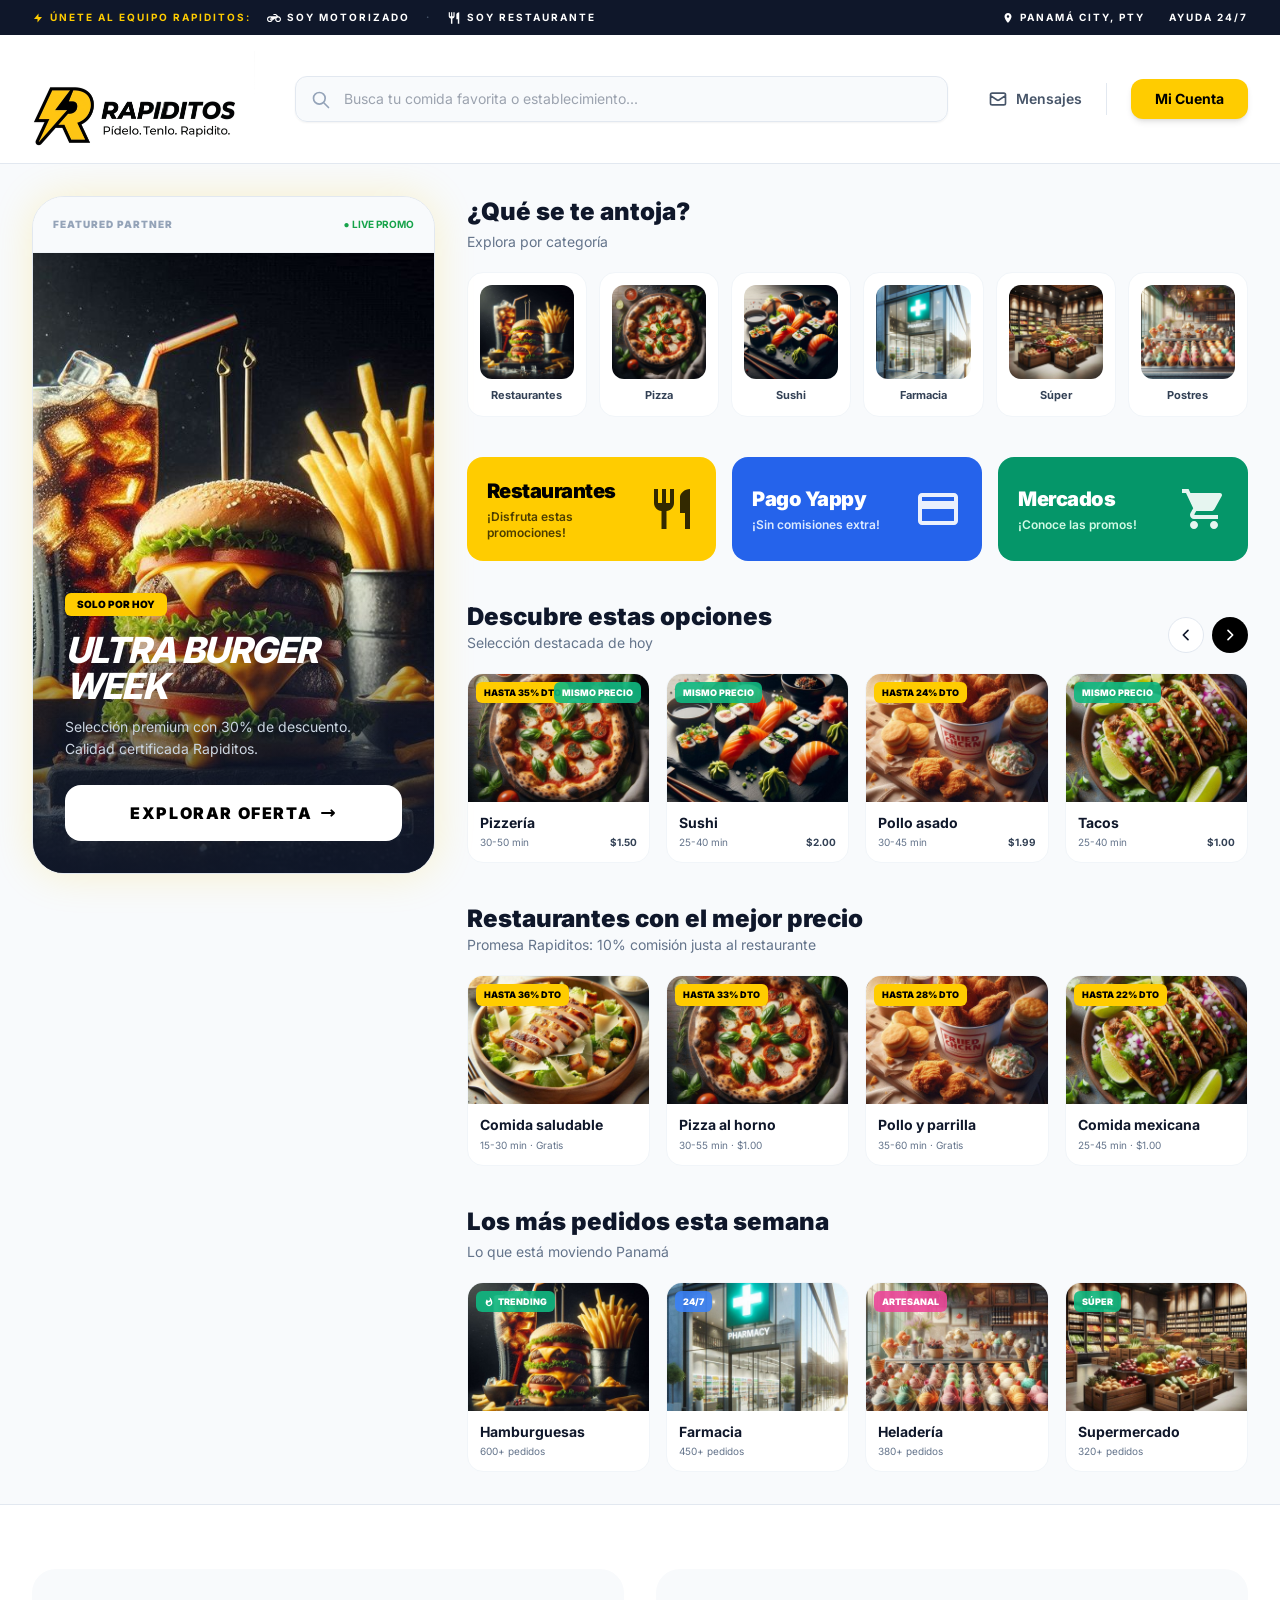
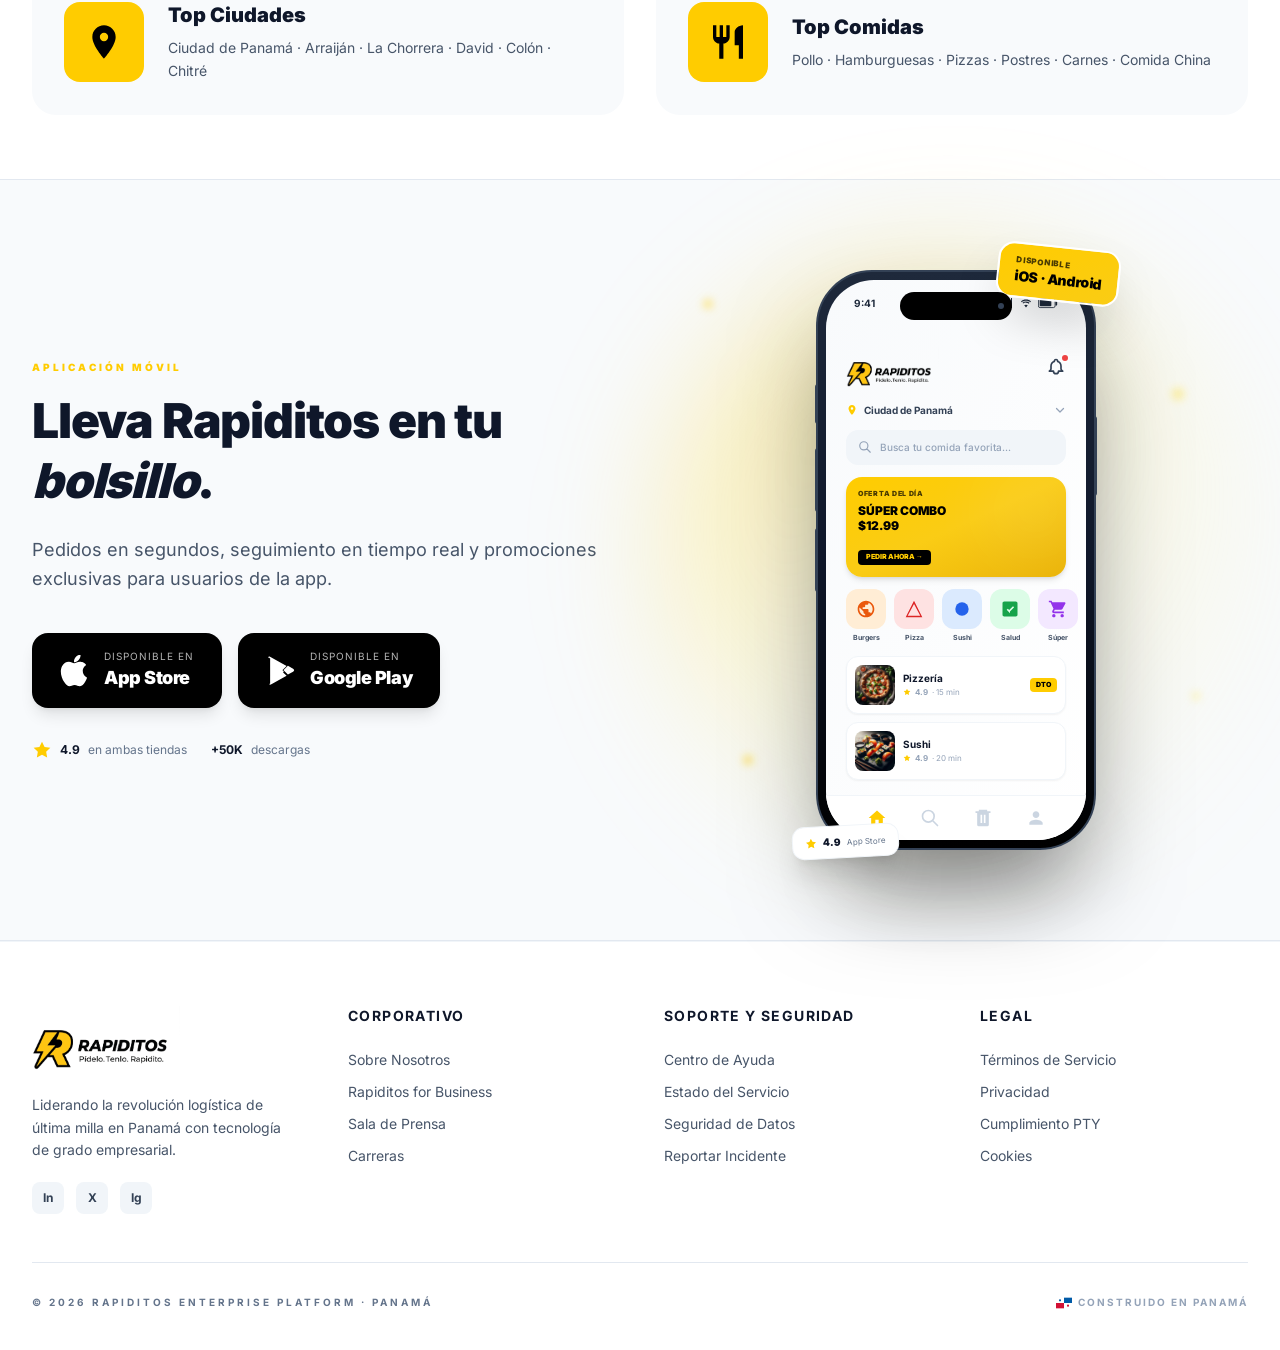
<file: index.html>
<!DOCTYPE html>
<html lang="es">
<head>
    <meta charset="UTF-8">
    <meta name="viewport" content="width=device-width, initial-scale=1.0">
    <title>Rapiditos | Marketplace de Delivery Panamá</title>
    <link rel="stylesheet" href="tailwind.css">
    <style>
        /* La tipografia, servida desde este mismo sitio.
         *
         * Antes venia de Google: una hoja de estilos de fonts.googleapis.com
         * —que BLOQUEA el dibujado— y despues los archivos de
         * fonts.gstatic.com. Dos dominios ajenos, dos resoluciones DNS y dos
         * apretones de manos TLS antes de que el visitante vea una letra. En
         * el 4G de Aguadulce eso son cientos de milisegundos mirando blanco.
         *
         * Es UN archivo y no seis porque Inter tiene version VARIABLE: el
         * mismo woff2 cubre del peso 400 al 900, o sea los seis que esta
         * pagina usa. 47 KB por toda la identidad tipografica.
         *
         * Solo el alfabeto `latin`. Cubre a-z y los acentos del español
         * —"Panama", "Cocle", "ñ"—. El paquete `latin-ext` pesaba 83 KB mas
         * y solo agrega caracteres de Europa del Este: no se descarga lo que
         * nadie va a leer.
         *
         * `font-display: swap` es lo que impide que esto vuelva a bloquear:
         * el texto se dibuja YA con la tipografia del sistema y cambia a
         * Inter cuando llega. Se ve el contenido antes de que la letra sea
         * la definitiva, que es el orden correcto.
         */
        @font-face {
            font-family: 'Inter';
            font-style: normal;
            font-weight: 400 900;
            font-display: swap;
            src: url('fuentes/inter-latin.woff2') format('woff2');
            unicode-range: U+0000-00FF, U+0131, U+0152-0153, U+02BB-02BC, U+02C6, U+02DA, U+02DC, U+0304, U+0308, U+0329, U+2000-206F, U+20AC, U+2122, U+2191, U+2193, U+2212, U+2215, U+FEFF, U+FFFD;
        }

        body { font-family: 'Inter', sans-serif; }
        .glass-header {
            background: rgba(255, 255, 255, 0.92);
            backdrop-filter: blur(12px);
            -webkit-backdrop-filter: blur(12px);
        }
        .no-scrollbar::-webkit-scrollbar { display: none; }
        .no-scrollbar { -ms-overflow-style: none; scrollbar-width: none; }
        .ad-glow { box-shadow: 0 0 40px rgba(255, 204, 0, 0.2); }
        .scroll-row { scroll-snap-type: x mandatory; }
        .scroll-row > * { scroll-snap-align: start; }
    </style>
</head>
<body class="bg-slate-50 text-slate-900 antialiased">

    <!-- TOP STRIP -->
    <div class="bg-enterpriseDark text-white text-[10px] font-bold uppercase tracking-[0.2em] py-2.5">
        <div class="max-w-[1700px] mx-auto px-8 flex justify-between flex-wrap gap-3 items-center">
            <div class="flex items-center gap-4 flex-wrap">
                <span class="text-rapidito flex items-center gap-1.5"><svg class="w-3 h-3" fill="currentColor" viewBox="0 0 24 24"><path d="M13 10V3L4 14h7v7l9-11h-7z"/></svg> Únete al equipo Rapiditos:</span>
                <a href="#" class="hover:text-rapidito transition flex items-center gap-1.5"><svg class="w-3.5 h-3.5" fill="currentColor" viewBox="0 0 24 24"><path d="M19.44 9.03L15.41 5H11v2h3.59l2 2H5c-2.8 0-5 2.2-5 5s2.2 5 5 5c2.46 0 4.45-1.69 4.9-4h1.65l2.77-2.77c-.21.54-.32 1.14-.32 1.77 0 2.8 2.2 5 5 5s5-2.2 5-5c0-2.65-1.97-4.77-4.56-4.97zM7.82 15C7.4 16.15 6.28 17 5 17c-1.63 0-3-1.37-3-3s1.37-3 3-3c1.28 0 2.4.85 2.82 2H5v2h2.82zM19 17c-1.66 0-3-1.34-3-3s1.34-3 3-3 3 1.34 3 3-1.34 3-3 3z"/></svg> Soy Motorizado</a>
                <span class="text-slate-600">·</span>
                <a href="#" class="hover:text-rapidito transition flex items-center gap-1.5"><svg class="w-3.5 h-3.5" fill="currentColor" viewBox="0 0 24 24"><path d="M11 9H9V2H7v7H5V2H3v7c0 2.12 1.66 3.84 3.75 3.97V22h2.5v-9.03C11.34 12.84 13 11.12 13 9V2h-2v7zm5-3v8h2.5v8H21V2c-2.76 0-5 2.24-5 4z"/></svg> Soy Restaurante</a>
            </div>
            <div class="flex gap-6 items-center">
                <span class="flex items-center gap-1.5"><svg class="w-3 h-3" fill="currentColor" viewBox="0 0 24 24"><path d="M12 2C8.13 2 5 5.13 5 9c0 5.25 7 13 7 13s7-7.75 7-13c0-3.87-3.13-7-7-7zm0 9.5a2.5 2.5 0 010-5 2.5 2.5 0 010 5z"/></svg> Panamá City, PTY</span>
                <a href="#" class="hover:text-rapidito transition">Ayuda 24/7</a>
            </div>
        </div>
    </div>

    <!-- HEADER -->
    <header class="glass-header sticky top-0 z-50 border-b border-slate-200">
        <div class="max-w-[1700px] mx-auto px-8 h-32 flex items-center justify-between gap-10">
            <div class="flex items-center shrink-0 self-center">
                <img src="logo.png" alt="Rapiditos - Pídelo. Tenlo. Rapidito." class="h-24 w-auto">
            </div>
            <div class="flex-grow max-w-3xl relative">
                <input type="text" placeholder="Busca tu comida favorita o establecimiento..." class="w-full bg-slate-100/50 border border-slate-200 rounded-xl py-3 pl-12 pr-4 text-sm focus:bg-white focus:ring-2 focus:ring-rapidito focus:border-transparent outline-none transition-all shadow-sm">
                <span class="absolute left-4 top-3.5 text-slate-400">
                    <svg class="h-5 w-5" fill="none" viewBox="0 0 24 24" stroke="currentColor"><path stroke-linecap="round" stroke-linejoin="round" stroke-width="2" d="M21 21l-6-6m2-5a7 7 0 11-14 0 7 7 0 0114 0z"/></svg>
                </span>
            </div>
            <div class="flex items-center gap-6 shrink-0">
                <button class="hidden lg:flex items-center gap-2 text-sm font-semibold text-slate-600 hover:text-black">
                    <svg class="h-5 w-5" fill="none" viewBox="0 0 24 24" stroke="currentColor"><path stroke-linecap="round" stroke-linejoin="round" stroke-width="2" d="M3 8l7.89 5.26a2 2 0 002.22 0L21 8M5 19h14a2 2 0 002-2V7a2 2 0 00-2-2H5a2 2 0 00-2 2v10a2 2 0 002 2z"/></svg>
                    <span>Mensajes</span>
                </button>
                <div class="hidden lg:block h-8 w-[1px] bg-slate-200"></div>
                <button class="bg-rapidito text-black px-6 py-2.5 rounded-xl font-bold text-sm shadow-md hover:shadow-lg transition transform active:scale-95">Mi Cuenta</button>
            </div>
        </div>
    </header>

    <!-- MAIN -->
    <main class="max-w-[1700px] mx-auto p-8 flex flex-col lg:flex-row gap-8">

        <!-- COLUMNA IZQUIERDA: Anuncio sticky (NO TOCAR — pediste mantener) -->
        <aside class="w-full lg:w-[34%] sticky top-44 self-start">
            <div class="bg-white rounded-[2rem] overflow-hidden border border-slate-200 shadow-2xl ad-glow">
                <div class="p-5 bg-slate-50 border-b border-slate-100 flex justify-between items-center">
                    <span class="text-[10px] font-black uppercase tracking-widest text-slate-400">Featured Partner</span>
                    <span class="flex items-center gap-1 text-[10px] font-bold text-green-600">● LIVE PROMO</span>
                </div>
                <div class="relative h-[620px] group cursor-pointer">
                    <img src="images/01-burger-ad.jpg" class="w-full h-full object-cover transition duration-1000 group-hover:scale-105" alt="Promo">
                    <div class="absolute inset-0 bg-gradient-to-t from-enterpriseDark via-transparent to-transparent opacity-90"></div>
                    <div class="absolute bottom-0 p-8 text-white">
                        <div class="bg-rapidito text-black inline-block px-3 py-1 rounded-md text-[10px] font-black uppercase mb-4">Solo por hoy</div>
                        <h2 class="text-4xl font-extrabold italic leading-none mb-3 tracking-tighter">ULTRA BURGER<br>WEEK</h2>
                        <p class="text-slate-300 text-sm mb-6 max-w-sm leading-relaxed">Selección premium con 30% de descuento. Calidad certificada Rapiditos.</p>
                        <button class="w-full bg-white text-black py-4 rounded-2xl font-black uppercase tracking-widest hover:bg-rapidito transition duration-300 flex items-center justify-center gap-2">Explorar Oferta <svg class="w-4 h-4" fill="none" stroke="currentColor" viewBox="0 0 24 24" stroke-width="3"><path stroke-linecap="round" stroke-linejoin="round" d="M17 8l4 4m0 0l-4 4m4-4H3"/></svg></button>
                    </div>
                </div>
            </div>
        </aside>

        <!-- COLUMNA DERECHA: Marketplace nuevo estilo PedidosYa+ -->
        <section class="w-full lg:w-[66%] space-y-10">

            <!-- CATEGORÍAS GRANDES (estilo PedidosYa con tarjetas grandes) -->
            <div>
                <h2 class="text-2xl font-black text-slate-900 mb-1">¿Qué se te antoja?</h2>
                <p class="text-slate-500 text-sm mb-5">Explora por categoría</p>
                <div class="grid grid-cols-3 md:grid-cols-4 lg:grid-cols-6 gap-3">
                    <button class="bg-white rounded-2xl p-3 border border-slate-100 hover:border-rapidito hover:shadow-md transition group">
                        <div class="aspect-square rounded-xl overflow-hidden mb-2"><img loading="lazy" decoding="async" src="images/01-burger-ad.jpg" class="w-full h-full object-cover group-hover:scale-110 transition duration-500"></div>
                        <p class="text-[11px] font-bold text-center text-slate-700">Restaurantes</p>
                    </button>
                    <button class="bg-white rounded-2xl p-3 border border-slate-100 hover:border-rapidito hover:shadow-md transition group">
                        <div class="aspect-square rounded-xl overflow-hidden mb-2"><img loading="lazy" decoding="async" src="images/02-pizza.jpg" class="w-full h-full object-cover group-hover:scale-110 transition duration-500"></div>
                        <p class="text-[11px] font-bold text-center text-slate-700">Pizza</p>
                    </button>
                    <button class="bg-white rounded-2xl p-3 border border-slate-100 hover:border-rapidito hover:shadow-md transition group">
                        <div class="aspect-square rounded-xl overflow-hidden mb-2"><img loading="lazy" decoding="async" src="images/03-sushi.jpg" class="w-full h-full object-cover group-hover:scale-110 transition duration-500"></div>
                        <p class="text-[11px] font-bold text-center text-slate-700">Sushi</p>
                    </button>
                    <button class="bg-white rounded-2xl p-3 border border-slate-100 hover:border-rapidito hover:shadow-md transition group">
                        <div class="aspect-square rounded-xl overflow-hidden mb-2"><img loading="lazy" decoding="async" src="images/05-pharmacy.jpg" class="w-full h-full object-cover group-hover:scale-110 transition duration-500"></div>
                        <p class="text-[11px] font-bold text-center text-slate-700">Farmacia</p>
                    </button>
                    <button class="bg-white rounded-2xl p-3 border border-slate-100 hover:border-rapidito hover:shadow-md transition group">
                        <div class="aspect-square rounded-xl overflow-hidden mb-2"><img loading="lazy" decoding="async" src="images/08-grocery.jpg" class="w-full h-full object-cover group-hover:scale-110 transition duration-500"></div>
                        <p class="text-[11px] font-bold text-center text-slate-700">Súper</p>
                    </button>
                    <button class="bg-white rounded-2xl p-3 border border-slate-100 hover:border-rapidito hover:shadow-md transition group">
                        <div class="aspect-square rounded-xl overflow-hidden mb-2"><img loading="lazy" decoding="async" src="images/09-desserts.jpg" class="w-full h-full object-cover group-hover:scale-110 transition duration-500"></div>
                        <p class="text-[11px] font-bold text-center text-slate-700">Postres</p>
                    </button>
                </div>
            </div>

            <!-- BANNERS PROMOCIONALES (3 horizontales, estilo PedidosYa) -->
            <div class="grid grid-cols-1 md:grid-cols-3 gap-4">
                <a href="#" class="bg-rapidito rounded-2xl p-5 flex justify-between items-center overflow-hidden relative group hover:shadow-xl transition">
                    <div class="relative z-10">
                        <h3 class="text-xl font-black text-black mb-1 tracking-tight">Restaurantes</h3>
                        <p class="text-black/70 text-xs font-semibold">¡Disfruta estas promociones!</p>
                    </div>
                    <div class="group-hover:scale-110 transition"><svg class="w-12 h-12 text-black/80" fill="currentColor" viewBox="0 0 24 24"><path d="M11 9H9V2H7v7H5V2H3v7c0 2.12 1.66 3.84 3.75 3.97V22h2.5v-9.03C11.34 12.84 13 11.12 13 9V2h-2v7zm5-3v8h2.5v8H21V2c-2.76 0-5 2.24-5 4z"/></svg></div>
                </a>
                <a href="#" class="bg-blue-600 rounded-2xl p-5 flex justify-between items-center overflow-hidden relative group hover:shadow-xl transition">
                    <div class="relative z-10">
                        <h3 class="text-xl font-black text-white mb-1 tracking-tight">Pago Yappy</h3>
                        <p class="text-blue-100 text-xs font-semibold">¡Sin comisiones extra!</p>
                    </div>
                    <div class="group-hover:scale-110 transition"><svg class="w-12 h-12 text-white/90" fill="currentColor" viewBox="0 0 24 24"><path d="M20 4H4c-1.11 0-1.99.89-1.99 2L2 18c0 1.11.89 2 2 2h16c1.11 0 2-.89 2-2V6c0-1.11-.89-2-2-2zm0 14H4v-6h16v6zm0-10H4V6h16v2z"/></svg></div>
                </a>
                <a href="#" class="bg-emerald-600 rounded-2xl p-5 flex justify-between items-center overflow-hidden relative group hover:shadow-xl transition">
                    <div class="relative z-10">
                        <h3 class="text-xl font-black text-white mb-1 tracking-tight">Mercados</h3>
                        <p class="text-emerald-100 text-xs font-semibold">¡Conoce las promos!</p>
                    </div>
                    <div class="group-hover:scale-110 transition"><svg class="w-12 h-12 text-white/90" fill="currentColor" viewBox="0 0 24 24"><path d="M7 18c-1.1 0-1.99.9-1.99 2S5.9 22 7 22s2-.9 2-2-.9-2-2-2zM1 2v2h2l3.6 7.59-1.35 2.45c-.16.28-.25.61-.25.96 0 1.1.9 2 2 2h12v-2H7.42c-.14 0-.25-.11-.25-.25l.03-.12.9-1.63h7.45c.75 0 1.41-.41 1.75-1.03l3.58-6.49c.08-.14.12-.31.12-.48 0-.55-.45-1-1-1H5.21l-.94-2H1zm16 16c-1.1 0-1.99.9-1.99 2s.89 2 1.99 2 2-.9 2-2-.9-2-2-2z"/></svg></div>
                </a>
            </div>

            <!-- DESCUBRE ESTAS OPCIONES (carrusel horizontal estilo PedidosYa) -->
            <div>
                <div class="flex justify-between items-end mb-5">
                    <div>
                        <h2 class="text-2xl font-black text-slate-900">Descubre estas opciones</h2>
                        <p class="text-slate-500 text-sm">Selección destacada de hoy</p>
                    </div>
                    <div class="flex gap-2">
                        <button class="w-9 h-9 rounded-full bg-white border border-slate-200 flex items-center justify-center hover:border-black transition"><svg class="w-4 h-4" fill="none" stroke="currentColor" viewBox="0 0 24 24"><path stroke-linecap="round" stroke-linejoin="round" stroke-width="2.5" d="M15 19l-7-7 7-7"/></svg></button>
                        <button class="w-9 h-9 rounded-full bg-black text-white flex items-center justify-center hover:bg-slate-800 transition"><svg class="w-4 h-4" fill="none" stroke="currentColor" viewBox="0 0 24 24"><path stroke-linecap="round" stroke-linejoin="round" stroke-width="2.5" d="M9 5l7 7-7 7"/></svg></button>
                    </div>
                </div>
                <div class="grid grid-cols-2 md:grid-cols-4 gap-4">
                    <div class="bg-white rounded-2xl overflow-hidden border border-slate-100 hover:shadow-lg transition group cursor-pointer">
                        <div class="relative h-32 overflow-hidden">
                            <img loading="lazy" decoding="async" src="images/02-pizza.jpg" class="w-full h-full object-cover group-hover:scale-105 transition duration-500">
                            <div class="absolute top-2 left-2 bg-rapidito text-black text-[9px] font-black px-2 py-1 rounded-md uppercase">Hasta 35% DTO</div>
                            <div class="absolute top-2 right-2 bg-emerald-500/90 text-white text-[9px] font-black px-2 py-1 rounded-md uppercase">Mismo precio</div>
                        </div>
                        <div class="p-3">
                            <h4 class="font-bold text-sm text-slate-900 leading-tight mb-1">Pizzería</h4>
                            <div class="flex items-center justify-between text-[10px] text-slate-500">
                                <span>30-50 min</span>
                                <span class="font-bold text-slate-700">$1.50</span>
                            </div>
                        </div>
                    </div>
                    <div class="bg-white rounded-2xl overflow-hidden border border-slate-100 hover:shadow-lg transition group cursor-pointer">
                        <div class="relative h-32 overflow-hidden">
                            <img loading="lazy" decoding="async" src="images/03-sushi.jpg" class="w-full h-full object-cover group-hover:scale-105 transition duration-500">
                            <div class="absolute top-2 left-2 bg-emerald-500/90 text-white text-[9px] font-black px-2 py-1 rounded-md uppercase">Mismo precio</div>
                        </div>
                        <div class="p-3">
                            <h4 class="font-bold text-sm text-slate-900 leading-tight mb-1">Sushi</h4>
                            <div class="flex items-center justify-between text-[10px] text-slate-500">
                                <span>25-40 min</span>
                                <span class="font-bold text-slate-700">$2.00</span>
                            </div>
                        </div>
                    </div>
                    <div class="bg-white rounded-2xl overflow-hidden border border-slate-100 hover:shadow-lg transition group cursor-pointer">
                        <div class="relative h-32 overflow-hidden">
                            <img loading="lazy" decoding="async" src="images/04-chicken.jpg" class="w-full h-full object-cover group-hover:scale-105 transition duration-500">
                            <div class="absolute top-2 left-2 bg-rapidito text-black text-[9px] font-black px-2 py-1 rounded-md uppercase">Hasta 24% DTO</div>
                        </div>
                        <div class="p-3">
                            <h4 class="font-bold text-sm text-slate-900 leading-tight mb-1">Pollo asado</h4>
                            <div class="flex items-center justify-between text-[10px] text-slate-500">
                                <span>30-45 min</span>
                                <span class="font-bold text-slate-700">$1.99</span>
                            </div>
                        </div>
                    </div>
                    <div class="bg-white rounded-2xl overflow-hidden border border-slate-100 hover:shadow-lg transition group cursor-pointer">
                        <div class="relative h-32 overflow-hidden">
                            <img loading="lazy" decoding="async" src="images/06-tacos.jpg" class="w-full h-full object-cover group-hover:scale-105 transition duration-500">
                            <div class="absolute top-2 left-2 bg-emerald-500/90 text-white text-[9px] font-black px-2 py-1 rounded-md uppercase">Mismo precio</div>
                        </div>
                        <div class="p-3">
                            <h4 class="font-bold text-sm text-slate-900 leading-tight mb-1">Tacos</h4>
                            <div class="flex items-center justify-between text-[10px] text-slate-500">
                                <span>25-40 min</span>
                                <span class="font-bold text-slate-700">$1.00</span>
                            </div>
                        </div>
                    </div>
                </div>
            </div>

            <!-- RESTAURANTES CON EL MEJOR PRECIO -->
            <div>
                <div class="flex justify-between items-end mb-5">
                    <div>
                        <h2 class="text-2xl font-black text-slate-900">Restaurantes con el mejor precio</h2>
                        <p class="text-slate-500 text-sm">Promesa Rapiditos: 10% comisión justa al restaurante</p>
                    </div>
                </div>
                <div class="grid grid-cols-2 md:grid-cols-4 gap-4">
                    <div class="bg-white rounded-2xl overflow-hidden border border-slate-100 hover:shadow-lg transition group cursor-pointer">
                        <div class="relative h-32 overflow-hidden">
                            <img loading="lazy" decoding="async" src="images/07-salad.jpg" class="w-full h-full object-cover group-hover:scale-105 transition duration-500">
                            <div class="absolute top-2 left-2 bg-rapidito text-black text-[9px] font-black px-2 py-1 rounded-md uppercase">Hasta 36% DTO</div>
                        </div>
                        <div class="p-3">
                            <h4 class="font-bold text-sm text-slate-900 leading-tight mb-1">Comida saludable</h4>
                            <div class="text-[10px] text-slate-500">15-30 min · Gratis</div>
                        </div>
                    </div>
                    <div class="bg-white rounded-2xl overflow-hidden border border-slate-100 hover:shadow-lg transition group cursor-pointer">
                        <div class="relative h-32 overflow-hidden">
                            <img loading="lazy" decoding="async" src="images/02-pizza.jpg" class="w-full h-full object-cover group-hover:scale-105 transition duration-500">
                            <div class="absolute top-2 left-2 bg-rapidito text-black text-[9px] font-black px-2 py-1 rounded-md uppercase">Hasta 33% DTO</div>
                        </div>
                        <div class="p-3">
                            <h4 class="font-bold text-sm text-slate-900 leading-tight mb-1">Pizza al horno</h4>
                            <div class="text-[10px] text-slate-500">30-55 min · $1.00</div>
                        </div>
                    </div>
                    <div class="bg-white rounded-2xl overflow-hidden border border-slate-100 hover:shadow-lg transition group cursor-pointer">
                        <div class="relative h-32 overflow-hidden">
                            <img loading="lazy" decoding="async" src="images/04-chicken.jpg" class="w-full h-full object-cover group-hover:scale-105 transition duration-500">
                            <div class="absolute top-2 left-2 bg-rapidito text-black text-[9px] font-black px-2 py-1 rounded-md uppercase">Hasta 28% DTO</div>
                        </div>
                        <div class="p-3">
                            <h4 class="font-bold text-sm text-slate-900 leading-tight mb-1">Pollo y parrilla</h4>
                            <div class="text-[10px] text-slate-500">35-60 min · Gratis</div>
                        </div>
                    </div>
                    <div class="bg-white rounded-2xl overflow-hidden border border-slate-100 hover:shadow-lg transition group cursor-pointer">
                        <div class="relative h-32 overflow-hidden">
                            <img loading="lazy" decoding="async" src="images/06-tacos.jpg" class="w-full h-full object-cover group-hover:scale-105 transition duration-500">
                            <div class="absolute top-2 left-2 bg-rapidito text-black text-[9px] font-black px-2 py-1 rounded-md uppercase">Hasta 22% DTO</div>
                        </div>
                        <div class="p-3">
                            <h4 class="font-bold text-sm text-slate-900 leading-tight mb-1">Comida mexicana</h4>
                            <div class="text-[10px] text-slate-500">25-45 min · $1.00</div>
                        </div>
                    </div>
                </div>
            </div>

            <!-- LOS MÁS PEDIDOS ESTA SEMANA -->
            <div>
                <h2 class="text-2xl font-black text-slate-900 mb-1">Los más pedidos esta semana</h2>
                <p class="text-slate-500 text-sm mb-5">Lo que está moviendo Panamá</p>
                <div class="grid grid-cols-2 md:grid-cols-4 gap-4">
                    <div class="bg-white rounded-2xl overflow-hidden border border-slate-100 hover:shadow-lg transition group cursor-pointer">
                        <div class="relative h-32 overflow-hidden">
                            <img loading="lazy" decoding="async" src="images/01-burger-ad.jpg" class="w-full h-full object-cover group-hover:scale-105 transition duration-500">
                            <div class="absolute top-2 left-2 bg-emerald-500/90 text-white text-[9px] font-black px-2 py-1 rounded-md uppercase flex items-center gap-1"><svg class="w-2.5 h-2.5" fill="currentColor" viewBox="0 0 24 24"><path d="M13.5.67s.74 2.65.74 4.8c0 2.06-1.35 3.73-3.41 3.73-2.07 0-3.63-1.67-3.63-3.73l.03-.36C5.21 7.51 4 10.62 4 14c0 4.42 3.58 8 8 8s8-3.58 8-8C20 8.61 17.41 3.8 13.5.67zM11.71 19c-1.78 0-3.22-1.4-3.22-3.14 0-1.62 1.05-2.76 2.81-3.12 1.77-.36 3.6-1.21 4.62-2.58.39 1.29.59 2.65.59 4.04 0 2.65-2.15 4.8-4.8 4.8z"/></svg> Trending</div>
                        </div>
                        <div class="p-3">
                            <h4 class="font-bold text-sm text-slate-900 leading-tight mb-1">Hamburguesas</h4>
                            <div class="text-[10px] text-slate-500">600+ pedidos</div>
                        </div>
                    </div>
                    <div class="bg-white rounded-2xl overflow-hidden border border-slate-100 hover:shadow-lg transition group cursor-pointer">
                        <div class="relative h-32 overflow-hidden">
                            <img loading="lazy" decoding="async" src="images/05-pharmacy.jpg" class="w-full h-full object-cover group-hover:scale-105 transition duration-500">
                            <div class="absolute top-2 left-2 bg-blue-500/90 text-white text-[9px] font-black px-2 py-1 rounded-md uppercase">24/7</div>
                        </div>
                        <div class="p-3">
                            <h4 class="font-bold text-sm text-slate-900 leading-tight mb-1">Farmacia</h4>
                            <div class="text-[10px] text-slate-500">450+ pedidos</div>
                        </div>
                    </div>
                    <div class="bg-white rounded-2xl overflow-hidden border border-slate-100 hover:shadow-lg transition group cursor-pointer">
                        <div class="relative h-32 overflow-hidden">
                            <img loading="lazy" decoding="async" src="images/09-desserts.jpg" class="w-full h-full object-cover group-hover:scale-105 transition duration-500">
                            <div class="absolute top-2 left-2 bg-pink-500/90 text-white text-[9px] font-black px-2 py-1 rounded-md uppercase">Artesanal</div>
                        </div>
                        <div class="p-3">
                            <h4 class="font-bold text-sm text-slate-900 leading-tight mb-1">Heladería</h4>
                            <div class="text-[10px] text-slate-500">380+ pedidos</div>
                        </div>
                    </div>
                    <div class="bg-white rounded-2xl overflow-hidden border border-slate-100 hover:shadow-lg transition group cursor-pointer">
                        <div class="relative h-32 overflow-hidden">
                            <img loading="lazy" decoding="async" src="images/08-grocery.jpg" class="w-full h-full object-cover group-hover:scale-105 transition duration-500">
                            <div class="absolute top-2 left-2 bg-emerald-500/90 text-white text-[9px] font-black px-2 py-1 rounded-md uppercase">Súper</div>
                        </div>
                        <div class="p-3">
                            <h4 class="font-bold text-sm text-slate-900 leading-tight mb-1">Supermercado</h4>
                            <div class="text-[10px] text-slate-500">320+ pedidos</div>
                        </div>
                    </div>
                </div>
            </div>

        </section>
    </main>

    <!-- TOP CIUDADES + TOP COMIDAS -->
    <section class="bg-white border-y border-slate-200 py-16">
        <div class="max-w-[1700px] mx-auto px-8 grid grid-cols-1 md:grid-cols-2 gap-8">
            <div class="bg-slate-50 rounded-3xl p-8 flex items-center gap-6">
                <div class="w-20 h-20 rounded-2xl bg-rapidito flex items-center justify-center shrink-0"><svg class="w-10 h-10 text-black" fill="currentColor" viewBox="0 0 24 24"><path d="M12 2C8.13 2 5 5.13 5 9c0 5.25 7 13 7 13s7-7.75 7-13c0-3.87-3.13-7-7-7zm0 9.5a2.5 2.5 0 010-5 2.5 2.5 0 010 5z"/></svg></div>
                <div>
                    <h3 class="text-xl font-black text-slate-900 mb-2">Top Ciudades</h3>
                    <p class="text-sm text-slate-600 leading-relaxed">Ciudad de Panamá · Arraiján · La Chorrera · David · Colón · Chitré</p>
                </div>
            </div>
            <div class="bg-slate-50 rounded-3xl p-8 flex items-center gap-6">
                <div class="w-20 h-20 rounded-2xl bg-rapidito flex items-center justify-center shrink-0"><svg class="w-10 h-10 text-black" fill="currentColor" viewBox="0 0 24 24"><path d="M11 9H9V2H7v7H5V2H3v7c0 2.12 1.66 3.84 3.75 3.97V22h2.5v-9.03C11.34 12.84 13 11.12 13 9V2h-2v7zm5-3v8h2.5v8H21V2c-2.76 0-5 2.24-5 4z"/></svg></div>
                <div>
                    <h3 class="text-xl font-black text-slate-900 mb-2">Top Comidas</h3>
                    <p class="text-sm text-slate-600 leading-relaxed">Pollo · Hamburguesas · Pizzas · Postres · Carnes · Comida China</p>
                </div>
            </div>
        </div>
    </section>

    <!-- DESCARGA APP -->
    <section class="bg-slate-50 border-b border-slate-200 py-20">
        <div class="max-w-[1700px] mx-auto px-8 grid grid-cols-1 lg:grid-cols-2 gap-12 items-center">
            <div>
                <span class="text-[10px] font-black uppercase tracking-[0.3em] text-rapidito mb-4 block">Aplicación móvil</span>
                <h2 class="text-5xl font-black text-slate-900 leading-tight tracking-tight mb-6">Lleva Rapiditos en tu <span class="italic">bolsillo</span>.</h2>
                <p class="text-slate-600 text-lg mb-10 leading-relaxed max-w-xl">Pedidos en segundos, seguimiento en tiempo real y promociones exclusivas para usuarios de la app.</p>
                <div class="flex flex-wrap gap-4">
                    <a href="#" class="flex items-center gap-3 bg-black text-white px-7 py-4 rounded-2xl hover:bg-slate-800 transition shadow-lg">
                        <svg class="w-8 h-8" viewBox="0 0 24 24" fill="currentColor"><path d="M17.05 12.04c-.03-3.04 2.49-4.51 2.6-4.58-1.42-2.07-3.62-2.36-4.4-2.39-1.87-.19-3.66 1.1-4.61 1.1-.96 0-2.42-1.07-3.99-1.04-2.05.03-3.95 1.19-5.01 3.03-2.14 3.71-.55 9.18 1.53 12.18 1.02 1.47 2.23 3.12 3.81 3.06 1.54-.06 2.12-.99 3.97-.99 1.85 0 2.38.99 4 .96 1.66-.03 2.7-1.49 3.71-2.97 1.17-1.7 1.65-3.36 1.68-3.45-.04-.01-3.22-1.23-3.25-4.91zM14.13 3.61c.85-1.04 1.43-2.47 1.27-3.91-1.23.05-2.72.82-3.6 1.85-.79.92-1.49 2.4-1.3 3.81 1.37.1 2.78-.7 3.63-1.75z"/></svg>
                        <div class="text-left"><div class="text-[10px] uppercase tracking-widest opacity-70">Disponible en</div><div class="text-lg font-black tracking-tight">App Store</div></div>
                    </a>
                    <a href="#" class="flex items-center gap-3 bg-black text-white px-7 py-4 rounded-2xl hover:bg-slate-800 transition shadow-lg">
                        <svg class="w-8 h-8" viewBox="0 0 24 24" fill="currentColor"><path d="M3.6 1.85c-.32.34-.5.86-.5 1.55v17.2c0 .69.18 1.21.5 1.55l.07.06 9.64-9.64v-.22L3.66 1.78l-.07.07zm12.8 12.81l-3.21-3.21v-.22l3.21-3.21.07.04 3.81 2.16c1.09.62 1.09 1.63 0 2.25l-3.81 2.16-.07.04zm-.94.95L12.05 12.3 2.4 21.95c.36.38.95.42 1.62.05l12.45-7.04zM2.4 2.05L12.05 11.7l3.41-3.41L3.02 1.25c-.24-.13-.46-.18-.62-.18-.4 0-.71.27-.71.78v.2z"/></svg>
                        <div class="text-left"><div class="text-[10px] uppercase tracking-widest opacity-70">Disponible en</div><div class="text-lg font-black tracking-tight">Google Play</div></div>
                    </a>
                </div>
                <div class="flex items-center gap-6 mt-8 text-xs">
                    <div class="flex items-center gap-2"><svg class="w-5 h-5 text-rapidito" fill="currentColor" viewBox="0 0 24 24"><path d="M12 2l3.09 6.26L22 9.27l-5 4.87 1.18 6.88L12 17.77l-6.18 3.25L7 14.14 2 9.27l6.91-1.01L12 2z"/></svg><span class="font-bold text-slate-900">4.9</span><span class="text-slate-500">en ambas tiendas</span></div>
                    <div class="flex items-center gap-2"><span class="font-bold text-slate-900">+50K</span><span class="text-slate-500">descargas</span></div>
                </div>
            </div>
            <div class="relative flex justify-center items-center min-h-[600px]">
                <!-- Glow dorado de fondo -->
                <div class="absolute inset-0 bg-gradient-to-br from-rapidito/40 via-yellow-200/20 to-transparent rounded-full blur-3xl"></div>
                
                <!-- Partículas doradas decorativas -->
                <div class="absolute top-10 left-10 w-2 h-2 bg-rapidito rounded-full opacity-60 blur-sm"></div>
                <div class="absolute top-32 right-16 w-3 h-3 bg-yellow-300 rounded-full opacity-50 blur-sm"></div>
                <div class="absolute bottom-24 left-20 w-2 h-2 bg-rapidito rounded-full opacity-70 blur-sm"></div>
                <div class="absolute bottom-40 right-12 w-2 h-2 bg-yellow-200 rounded-full opacity-60 blur-sm"></div>
                
                <div class="relative">
                    <!-- Sombra del celular -->
                    <div class="absolute -bottom-6 left-1/2 -translate-x-1/2 w-[220px] h-8 bg-black/20 rounded-full blur-2xl"></div>
                    
                    <!-- Cuerpo del celular (estilo iPhone Pro) -->
                    <div class="relative w-[280px] h-[580px] bg-gradient-to-b from-slate-800 via-slate-900 to-black rounded-[3.5rem] p-2 shadow-[0_50px_100px_-20px_rgba(0,0,0,0.5)] border-[2px] border-slate-700">
                        <!-- Botones laterales -->
                        <div class="absolute -left-[3px] top-28 w-[3px] h-10 bg-slate-700 rounded-l-md"></div>
                        <div class="absolute -left-[3px] top-44 w-[3px] h-16 bg-slate-700 rounded-l-md"></div>
                        <div class="absolute -left-[3px] top-64 w-[3px] h-16 bg-slate-700 rounded-l-md"></div>
                        <div class="absolute -right-[3px] top-36 w-[3px] h-20 bg-slate-700 rounded-r-md"></div>
                        
                        <!-- Pantalla -->
                        <div class="relative w-full h-full bg-gradient-to-br from-slate-50 to-white rounded-[3rem] overflow-hidden">
                            <!-- Dynamic Island (notch moderno) -->
                            <div class="absolute top-3 left-1/2 -translate-x-1/2 w-28 h-7 bg-black rounded-full z-20 flex items-center justify-end pr-2">
                                <div class="w-1.5 h-1.5 bg-slate-700 rounded-full"></div>
                            </div>
                            
                            <!-- Status bar -->
                            <div class="flex justify-between items-center px-7 pt-4 text-[10px] font-bold text-slate-800">
                                <span>9:41</span>
                                <div class="flex gap-1.5 items-center">
                                    <!-- Signal SVG -->
                                    <svg class="w-3 h-3" viewBox="0 0 24 24" fill="currentColor"><path d="M2 22h2v-4H2v4zm4 0h2v-8H6v8zm4 0h2V10h-2v12zm4 0h2V6h-2v16zm4 0h2V2h-2v20z"/></svg>
                                    <!-- Wifi SVG -->
                                    <svg class="w-3 h-3" viewBox="0 0 24 24" fill="currentColor"><path d="M12 21l3.6-4.5c-.9-.7-2.2-1.1-3.6-1.1s-2.7.4-3.6 1.1L12 21zm0-13.5c3.3 0 6.3 1.1 8.6 3l1.4-1.7C19.3 6.3 15.8 5 12 5s-7.3 1.3-10 3.8l1.4 1.7c2.3-1.9 5.3-3 8.6-3zm0 4c2.2 0 4.2.7 5.7 2L19 11.5C17 9.9 14.6 9 12 9s-5 .9-7 2.5l1.3 1.5c1.5-1.3 3.5-2 5.7-2z"/></svg>
                                    <!-- Battery SVG -->
                                    <svg class="w-5 h-3" viewBox="0 0 24 12" fill="none"><rect x="0.5" y="0.5" width="20" height="11" rx="2" stroke="currentColor"/><rect x="2" y="2" width="14" height="8" rx="1" fill="currentColor"/><rect x="21" y="3" width="2" height="6" rx="1" fill="currentColor"/></svg>
                                </div>
                            </div>
                            
                            <!-- Header de la app con logo real -->
                            <div class="px-5 pt-9 pb-4 flex items-center justify-between">
                                <img src="logo.png" alt="Rapiditos" class="h-10 w-auto">
                                <!-- Bell icon con badge -->
                                <div class="relative">
                                    <svg class="w-5 h-5 text-slate-700" fill="none" viewBox="0 0 24 24" stroke="currentColor" stroke-width="2"><path stroke-linecap="round" stroke-linejoin="round" d="M15 17h5l-1.4-1.4A2 2 0 0118 14.2V11a6 6 0 00-4-5.7V5a2 2 0 10-4 0v.3A6 6 0 006 11v3.2c0 .5-.2 1-.6 1.4L4 17h5m6 0a3 3 0 11-6 0"/></svg>
                                    <div class="absolute -top-1 -right-1 w-2.5 h-2.5 bg-red-500 rounded-full border-2 border-white"></div>
                                </div>
                            </div>
                            
                            <!-- Ubicación con ícono SVG -->
                            <div class="px-5 mb-3 flex items-center gap-1.5">
                                <svg class="w-3 h-3 text-rapidito" fill="currentColor" viewBox="0 0 24 24"><path d="M12 2C8.13 2 5 5.13 5 9c0 5.25 7 13 7 13s7-7.75 7-13c0-3.87-3.13-7-7-7zm0 9.5a2.5 2.5 0 010-5 2.5 2.5 0 010 5z"/></svg>
                                <span class="text-[10px] font-bold text-slate-700">Ciudad de Panamá</span>
                                <svg class="w-3 h-3 text-slate-400 ml-auto" fill="none" stroke="currentColor" viewBox="0 0 24 24"><path stroke-linecap="round" stroke-linejoin="round" stroke-width="2.5" d="M19 9l-7 7-7-7"/></svg>
                            </div>
                            
                            <!-- Buscador con ícono SVG -->
                            <div class="mx-5 mb-3 bg-slate-100 rounded-xl py-2.5 px-3 flex items-center gap-2">
                                <svg class="w-3.5 h-3.5 text-slate-400" fill="none" stroke="currentColor" viewBox="0 0 24 24"><path stroke-linecap="round" stroke-linejoin="round" stroke-width="2" d="M21 21l-6-6m2-5a7 7 0 11-14 0 7 7 0 0114 0z"/></svg>
                                <span class="text-[10px] text-slate-400 font-medium">Busca tu comida favorita...</span>
                            </div>
                            
                            <!-- Banner promo enterprise -->
                            <div class="mx-5 mb-3 relative bg-gradient-to-br from-rapidito via-yellow-400 to-yellow-500 rounded-2xl p-3 shadow-md overflow-hidden">
                                <div class="absolute top-0 right-0 w-16 h-16 bg-white/20 rounded-full blur-2xl"></div>
                                <div class="relative">
                                    <div class="text-[7px] font-black text-black/70 uppercase tracking-widest mb-1">Oferta del día</div>
                                    <div class="text-xs font-black text-black leading-tight mb-2">SÚPER COMBO<br>$12.99</div>
                                    <div class="inline-block bg-black text-rapidito text-[7px] font-black uppercase px-2 py-0.5 rounded">Pedir ahora →</div>
                                </div>
                            </div>
                            
                            <!-- Categorías horizontales con SVGs -->
                            <div class="px-5 mb-3 flex gap-2 overflow-hidden">
                                <div class="flex-shrink-0 flex flex-col items-center">
                                    <div class="w-10 h-10 rounded-xl bg-orange-100 flex items-center justify-center mb-1">
                                        <svg class="w-5 h-5 text-orange-600" fill="currentColor" viewBox="0 0 24 24"><path d="M12 2C6.48 2 2 6.48 2 12s4.48 10 10 10 10-4.48 10-10S17.52 2 12 2zm-1 17.93c-3.95-.49-7-3.85-7-7.93 0-.62.08-1.21.21-1.79L9 15v1c0 1.1.9 2 2 2v1.93zm6.9-2.54c-.26-.81-1-1.39-1.9-1.39h-1v-3c0-.55-.45-1-1-1H8v-2h2c.55 0 1-.45 1-1V7h2c1.1 0 2-.9 2-2v-.41c2.93 1.19 5 4.06 5 7.41 0 2.08-.8 3.97-2.1 5.39z"/></svg>
                                    </div>
                                    <span class="text-[7px] font-bold text-slate-600">Burgers</span>
                                </div>
                                <div class="flex-shrink-0 flex flex-col items-center">
                                    <div class="w-10 h-10 rounded-xl bg-red-100 flex items-center justify-center mb-1">
                                        <svg class="w-5 h-5 text-red-600" fill="currentColor" viewBox="0 0 24 24"><path d="M12 2L2 22h20L12 2zm0 4l7.53 14H4.47L12 6z"/></svg>
                                    </div>
                                    <span class="text-[7px] font-bold text-slate-600">Pizza</span>
                                </div>
                                <div class="flex-shrink-0 flex flex-col items-center">
                                    <div class="w-10 h-10 rounded-xl bg-blue-100 flex items-center justify-center mb-1">
                                        <svg class="w-5 h-5 text-blue-600" fill="currentColor" viewBox="0 0 24 24"><circle cx="12" cy="12" r="8"/></svg>
                                    </div>
                                    <span class="text-[7px] font-bold text-slate-600">Sushi</span>
                                </div>
                                <div class="flex-shrink-0 flex flex-col items-center">
                                    <div class="w-10 h-10 rounded-xl bg-green-100 flex items-center justify-center mb-1">
                                        <svg class="w-5 h-5 text-green-600" fill="currentColor" viewBox="0 0 24 24"><path d="M19 3H5c-1.1 0-2 .9-2 2v14c0 1.1.9 2 2 2h14c1.1 0 2-.9 2-2V5c0-1.1-.9-2-2-2zm-7 14l-4-4 1.41-1.41L11 13.17l4.59-4.58L17 10l-5 5z"/></svg>
                                    </div>
                                    <span class="text-[7px] font-bold text-slate-600">Salud</span>
                                </div>
                                <div class="flex-shrink-0 flex flex-col items-center">
                                    <div class="w-10 h-10 rounded-xl bg-purple-100 flex items-center justify-center mb-1">
                                        <svg class="w-5 h-5 text-purple-600" fill="currentColor" viewBox="0 0 24 24"><path d="M7 18c-1.1 0-1.99.9-1.99 2S5.9 22 7 22s2-.9 2-2-.9-2-2-2zM1 2v2h2l3.6 7.59-1.35 2.45c-.16.28-.25.61-.25.96 0 1.1.9 2 2 2h12v-2H7.42c-.14 0-.25-.11-.25-.25l.03-.12.9-1.63h7.45c.75 0 1.41-.41 1.75-1.03l3.58-6.49c.08-.14.12-.31.12-.48 0-.55-.45-1-1-1H5.21l-.94-2H1zm16 16c-1.1 0-1.99.9-1.99 2s.89 2 1.99 2 2-.9 2-2-.9-2-2-2z"/></svg>
                                    </div>
                                    <span class="text-[7px] font-bold text-slate-600">Súper</span>
                                </div>
                            </div>
                            
                            <!-- Lista restaurantes con miniaturas reales -->
                            <div class="px-5 space-y-2">
                                <div class="bg-white rounded-xl p-2 flex gap-2 items-center border border-slate-100 shadow-sm">
                                    <div class="w-10 h-10 rounded-lg overflow-hidden flex-shrink-0">
                                        <img loading="lazy" decoding="async" src="images/02-pizza.jpg" class="w-full h-full object-cover">
                                    </div>
                                    <div class="flex-1 min-w-0">
                                        <p class="text-[10px] font-bold text-slate-900 truncate">Pizzería</p>
                                        <div class="flex items-center gap-1 text-[8px] text-slate-400">
                                            <svg class="w-2 h-2 text-rapidito" fill="currentColor" viewBox="0 0 24 24"><path d="M12 2l3.09 6.26L22 9.27l-5 4.87 1.18 6.88L12 17.77l-6.18 3.25L7 14.14 2 9.27l6.91-1.01L12 2z"/></svg>
                                            <span class="font-bold">4.9</span>
                                            <span>· 15 min</span>
                                        </div>
                                    </div>
                                    <div class="bg-rapidito text-black text-[7px] font-black px-1.5 py-0.5 rounded uppercase">DTO</div>
                                </div>
                                <div class="bg-white rounded-xl p-2 flex gap-2 items-center border border-slate-100 shadow-sm">
                                    <div class="w-10 h-10 rounded-lg overflow-hidden flex-shrink-0">
                                        <img loading="lazy" decoding="async" src="images/03-sushi.jpg" class="w-full h-full object-cover">
                                    </div>
                                    <div class="flex-1 min-w-0">
                                        <p class="text-[10px] font-bold text-slate-900 truncate">Sushi</p>
                                        <div class="flex items-center gap-1 text-[8px] text-slate-400">
                                            <svg class="w-2 h-2 text-rapidito" fill="currentColor" viewBox="0 0 24 24"><path d="M12 2l3.09 6.26L22 9.27l-5 4.87 1.18 6.88L12 17.77l-6.18 3.25L7 14.14 2 9.27l6.91-1.01L12 2z"/></svg>
                                            <span class="font-bold">4.9</span>
                                            <span>· 20 min</span>
                                        </div>
                                    </div>
                                </div>
                            </div>
                            
                            <!-- Bottom nav con SVGs profesionales -->
                            <div class="absolute bottom-0 left-0 right-0 bg-white border-t border-slate-100 px-6 py-3 flex justify-around items-center">
                                <svg class="w-5 h-5 text-rapidito" fill="currentColor" viewBox="0 0 24 24"><path d="M10 20v-6h4v6h5v-8h3L12 3 2 12h3v8z"/></svg>
                                <svg class="w-5 h-5 text-slate-300" fill="none" stroke="currentColor" viewBox="0 0 24 24" stroke-width="2"><path stroke-linecap="round" stroke-linejoin="round" d="M21 21l-6-6m2-5a7 7 0 11-14 0 7 7 0 0114 0z"/></svg>
                                <svg class="w-5 h-5 text-slate-300" fill="currentColor" viewBox="0 0 24 24"><path d="M7 4V2h10v2h4v2h-2v14a2 2 0 01-2 2H7a2 2 0 01-2-2V6H3V4h4zm2 4v10h2V8H9zm4 0v10h2V8h-2z"/></svg>
                                <svg class="w-5 h-5 text-slate-300" fill="currentColor" viewBox="0 0 24 24"><path d="M12 12c2.21 0 4-1.79 4-4s-1.79-4-4-4-4 1.79-4 4 1.79 4 4 4zm0 2c-2.67 0-8 1.34-8 4v2h16v-2c0-2.66-5.33-4-8-4z"/></svg>
                            </div>
                        </div>
                    </div>
                    
                    <!-- Badge flotante enterprise -->
                    <div class="absolute -top-6 -right-6 bg-gradient-to-br from-rapidito to-yellow-400 text-black px-4 py-2.5 rounded-2xl shadow-2xl rotate-6 border-2 border-white">
                        <div class="text-[8px] font-black uppercase tracking-widest opacity-70">Disponible</div>
                        <div class="text-sm font-black tracking-tight">iOS · Android</div>
                    </div>
                    
                    <!-- Badge inferior -->
                    <div class="absolute -bottom-2 -left-6 bg-white px-3 py-2 rounded-xl shadow-xl border border-slate-100 -rotate-3">
                        <div class="flex items-center gap-1.5">
                            <svg class="w-3 h-3 text-rapidito" fill="currentColor" viewBox="0 0 24 24"><path d="M12 2l3.09 6.26L22 9.27l-5 4.87 1.18 6.88L12 17.77l-6.18 3.25L7 14.14 2 9.27l6.91-1.01L12 2z"/></svg>
                            <span class="text-[10px] font-black text-slate-900">4.9</span>
                            <span class="text-[8px] text-slate-500">App Store</span>
                        </div>
                    </div>
                </div>
            </div>        </div>
    </section>

    <!-- FOOTER claro -->
    <footer class="bg-white text-slate-500 pt-16 pb-10 border-t border-slate-100">
        <div class="max-w-[1700px] mx-auto px-8">
            <div class="grid grid-cols-1 md:grid-cols-2 lg:grid-cols-4 gap-12 mb-12">
                <div>
                    <div class="flex items-center mb-6">
                        <img src="logo.png" alt="Rapiditos" class="h-16 w-auto">
                    </div>
                    <p class="text-sm leading-relaxed mb-5 text-slate-600">Liderando la revolución logística de última milla en Panamá con tecnología de grado empresarial.</p>
                    <div class="flex gap-3">
                        <div class="w-8 h-8 bg-slate-100 rounded-lg flex items-center justify-center hover:bg-rapidito transition cursor-pointer text-xs font-bold text-slate-700">In</div>
                        <div class="w-8 h-8 bg-slate-100 rounded-lg flex items-center justify-center hover:bg-rapidito transition cursor-pointer text-xs font-bold text-slate-700">X</div>
                        <div class="w-8 h-8 bg-slate-100 rounded-lg flex items-center justify-center hover:bg-rapidito transition cursor-pointer text-xs font-bold text-slate-700">Ig</div>
                    </div>
                </div>
                <div>
                    <h4 class="text-slate-900 font-bold text-sm uppercase tracking-widest mb-6">Corporativo</h4>
                    <ul class="space-y-3 text-sm">
                        <li><a href="#" class="hover:text-slate-900 transition text-slate-600">Sobre Nosotros</a></li>
                        <li><a href="#" class="hover:text-slate-900 transition text-slate-600">Rapiditos for Business</a></li>
                        <li><a href="#" class="hover:text-slate-900 transition text-slate-600">Sala de Prensa</a></li>
                        <li><a href="#" class="hover:text-slate-900 transition text-slate-600">Carreras</a></li>
                    </ul>
                </div>
                <div>
                    <h4 class="text-slate-900 font-bold text-sm uppercase tracking-widest mb-6">Soporte y Seguridad</h4>
                    <ul class="space-y-3 text-sm">
                        <li><a href="#" class="hover:text-slate-900 transition text-slate-600">Centro de Ayuda</a></li>
                        <li><a href="#" class="hover:text-slate-900 transition text-slate-600">Estado del Servicio</a></li>
                        <li><a href="#" class="hover:text-slate-900 transition text-slate-600">Seguridad de Datos</a></li>
                        <li><a href="#" class="hover:text-slate-900 transition text-slate-600">Reportar Incidente</a></li>
                    </ul>
                </div>
                <div>
                    <h4 class="text-slate-900 font-bold text-sm uppercase tracking-widest mb-6">Legal</h4>
                    <ul class="space-y-3 text-sm">
                        <li><a href="#" class="hover:text-slate-900 transition text-slate-600">Términos de Servicio</a></li>
                        <li><a href="#" class="hover:text-slate-900 transition text-slate-600">Privacidad</a></li>
                        <li><a href="#" class="hover:text-slate-900 transition text-slate-600">Cumplimiento PTY</a></li>
                        <li><a href="#" class="hover:text-slate-900 transition text-slate-600">Cookies</a></li>
                    </ul>
                </div>
            </div>
            <div class="border-t border-slate-200 pt-8 flex flex-col md:flex-row justify-between items-center gap-6">
                <p class="text-[10px] font-bold uppercase tracking-[0.3em] text-slate-500">© 2026 RAPIDITOS ENTERPRISE PLATFORM · PANAMÁ</p>
                <div class="text-[10px] font-bold uppercase tracking-[0.2em] text-slate-400 flex items-center gap-1.5"><svg class="w-4 h-3" viewBox="0 0 6 4" xmlns="http://www.w3.org/2000/svg"><rect width="3" height="2" fill="white"/><rect x="3" width="3" height="2" fill="#005AA7"/><rect y="2" width="3" height="2" fill="#D21034"/><rect x="3" y="2" width="3" height="2" fill="white"/><circle cx="1.5" cy="1" r="0.4" fill="#005AA7"/><circle cx="4.5" cy="3" r="0.4" fill="#D21034"/></svg> Construido en Panamá</div>
            </div>
        </div>
    </footer>

</body>
</html>
</file>
